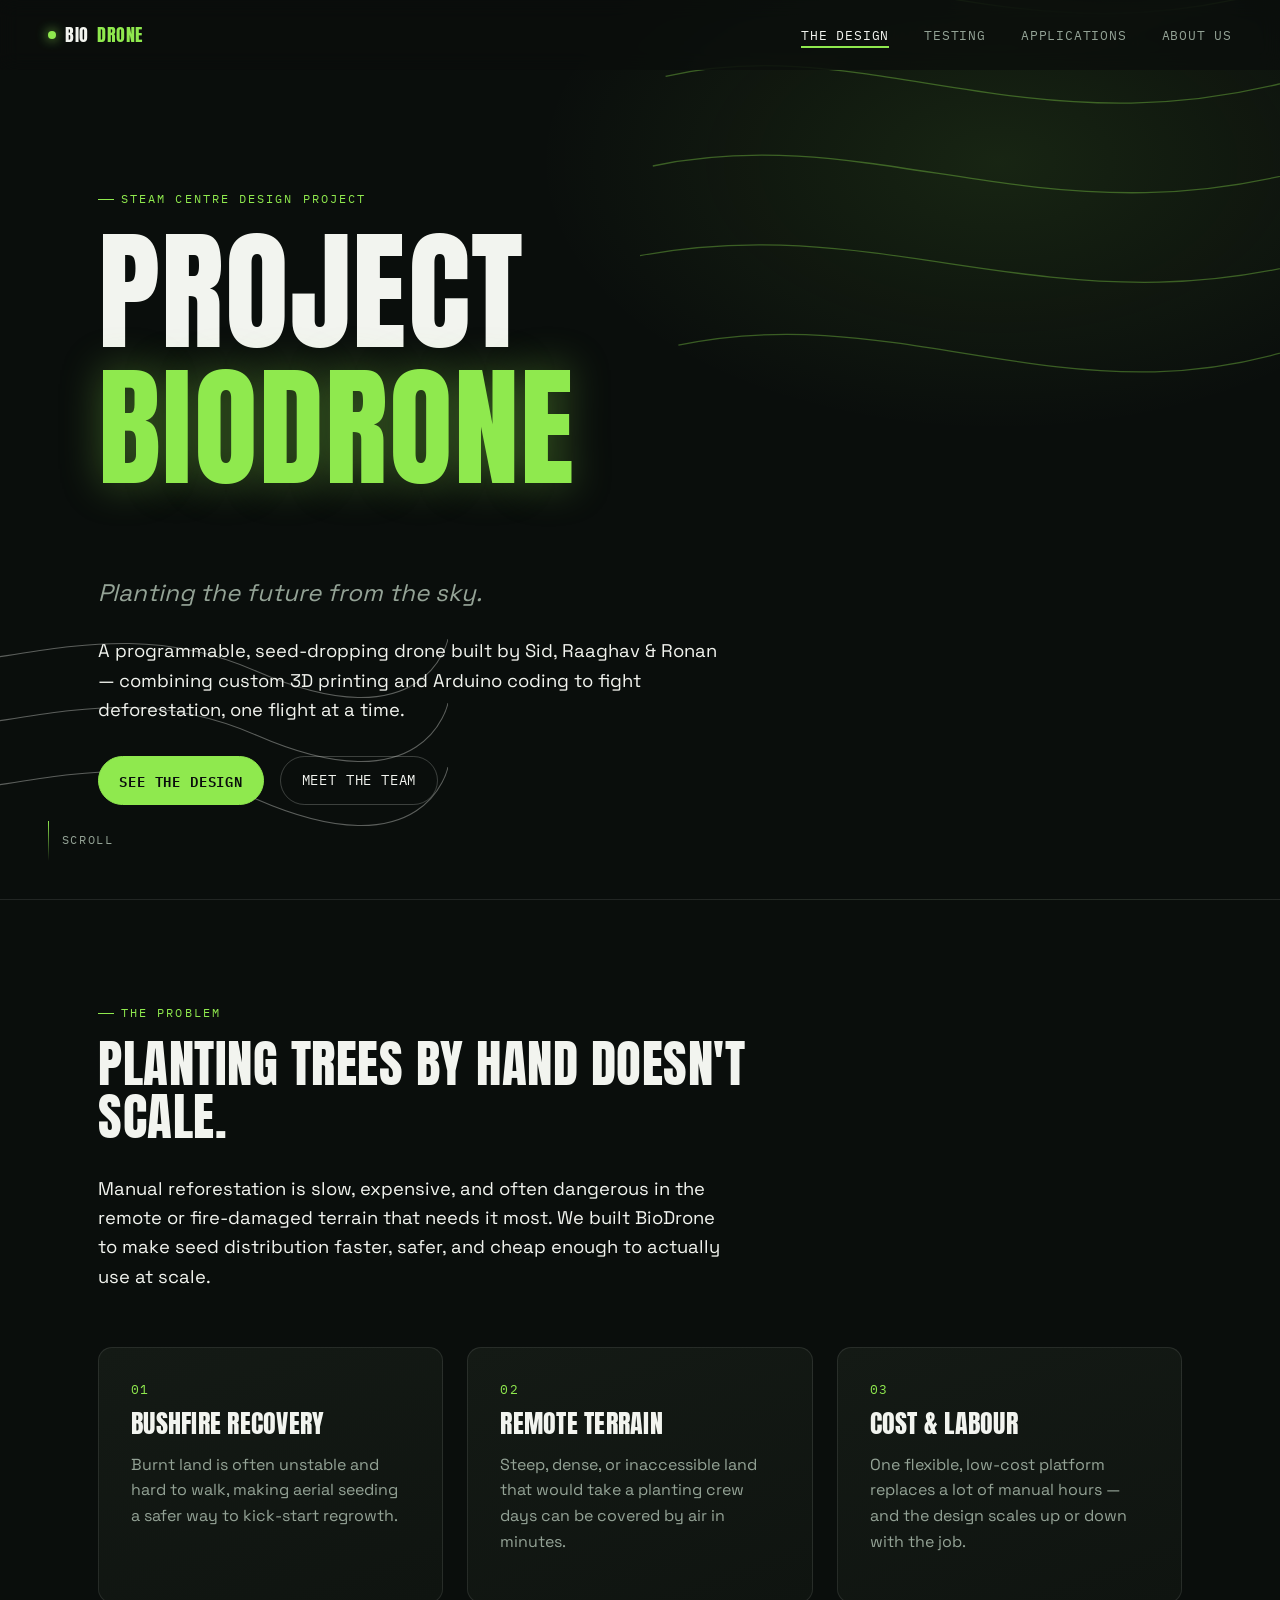
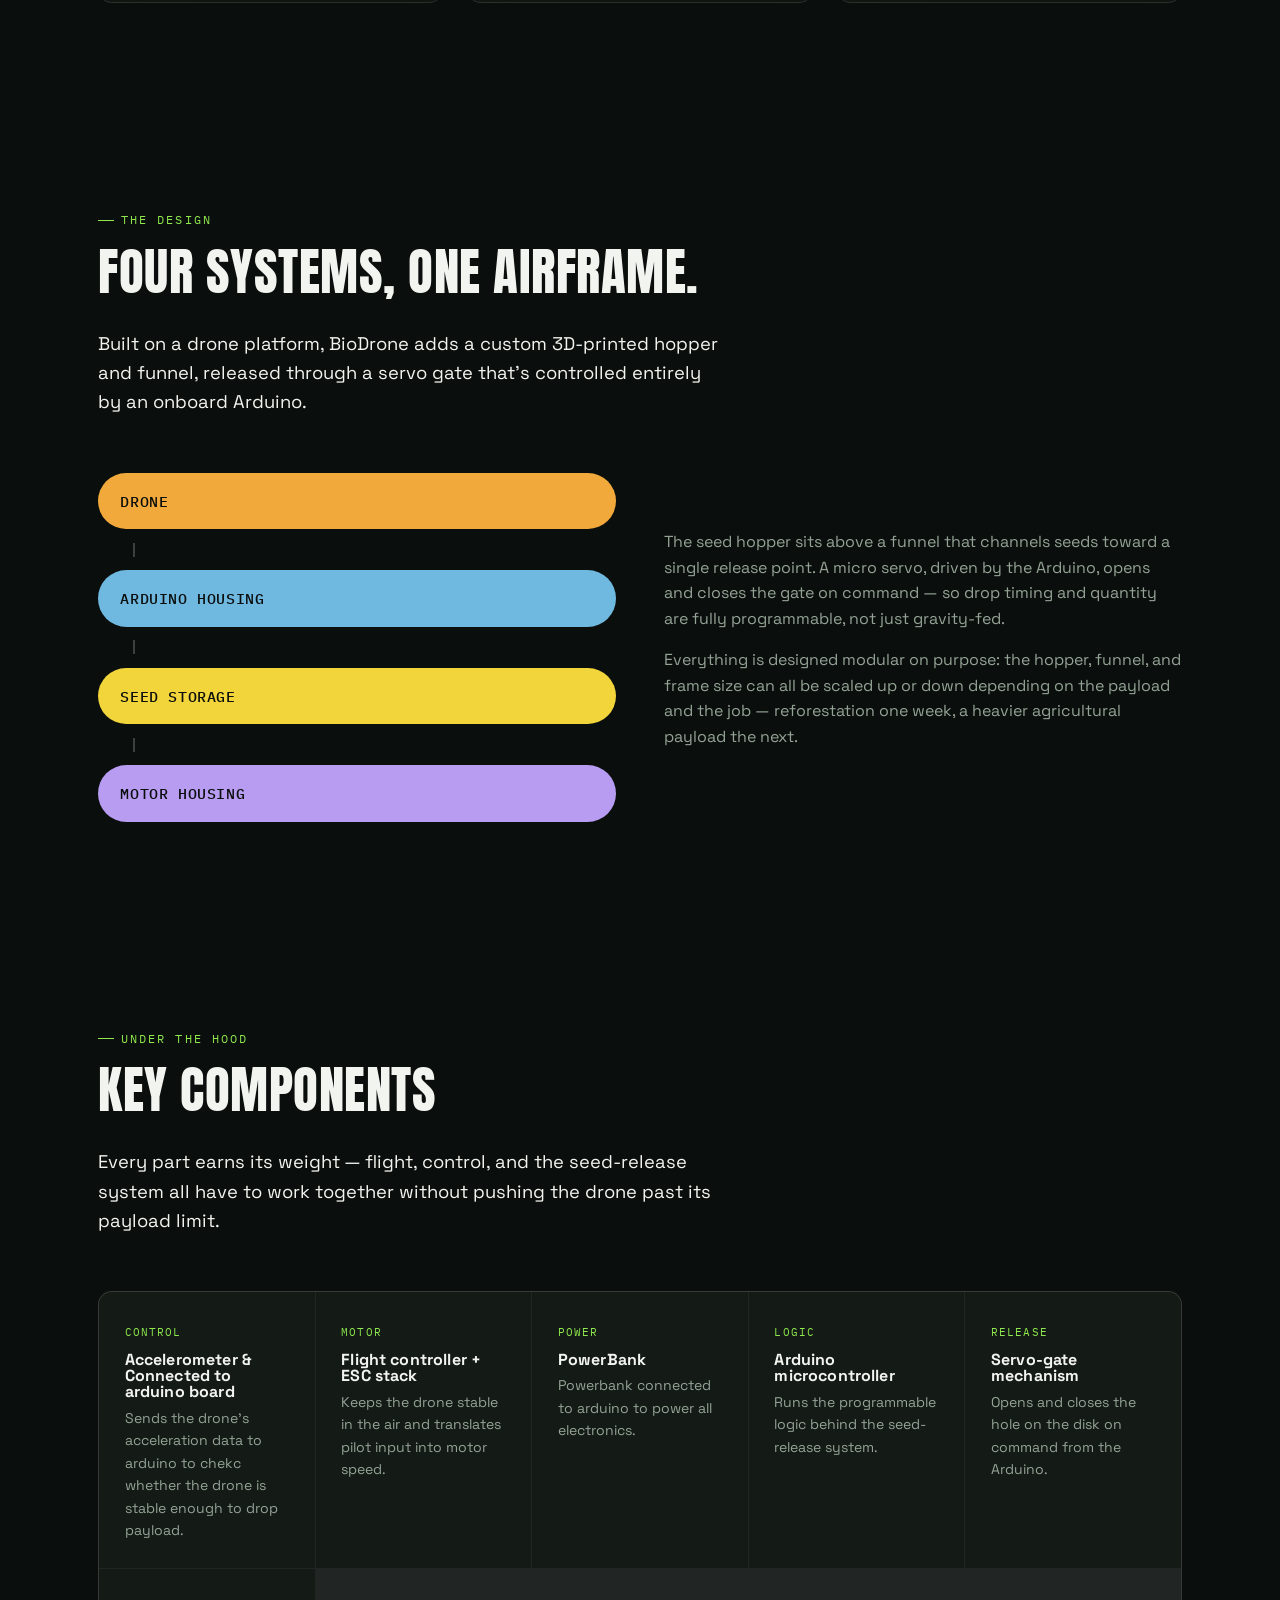
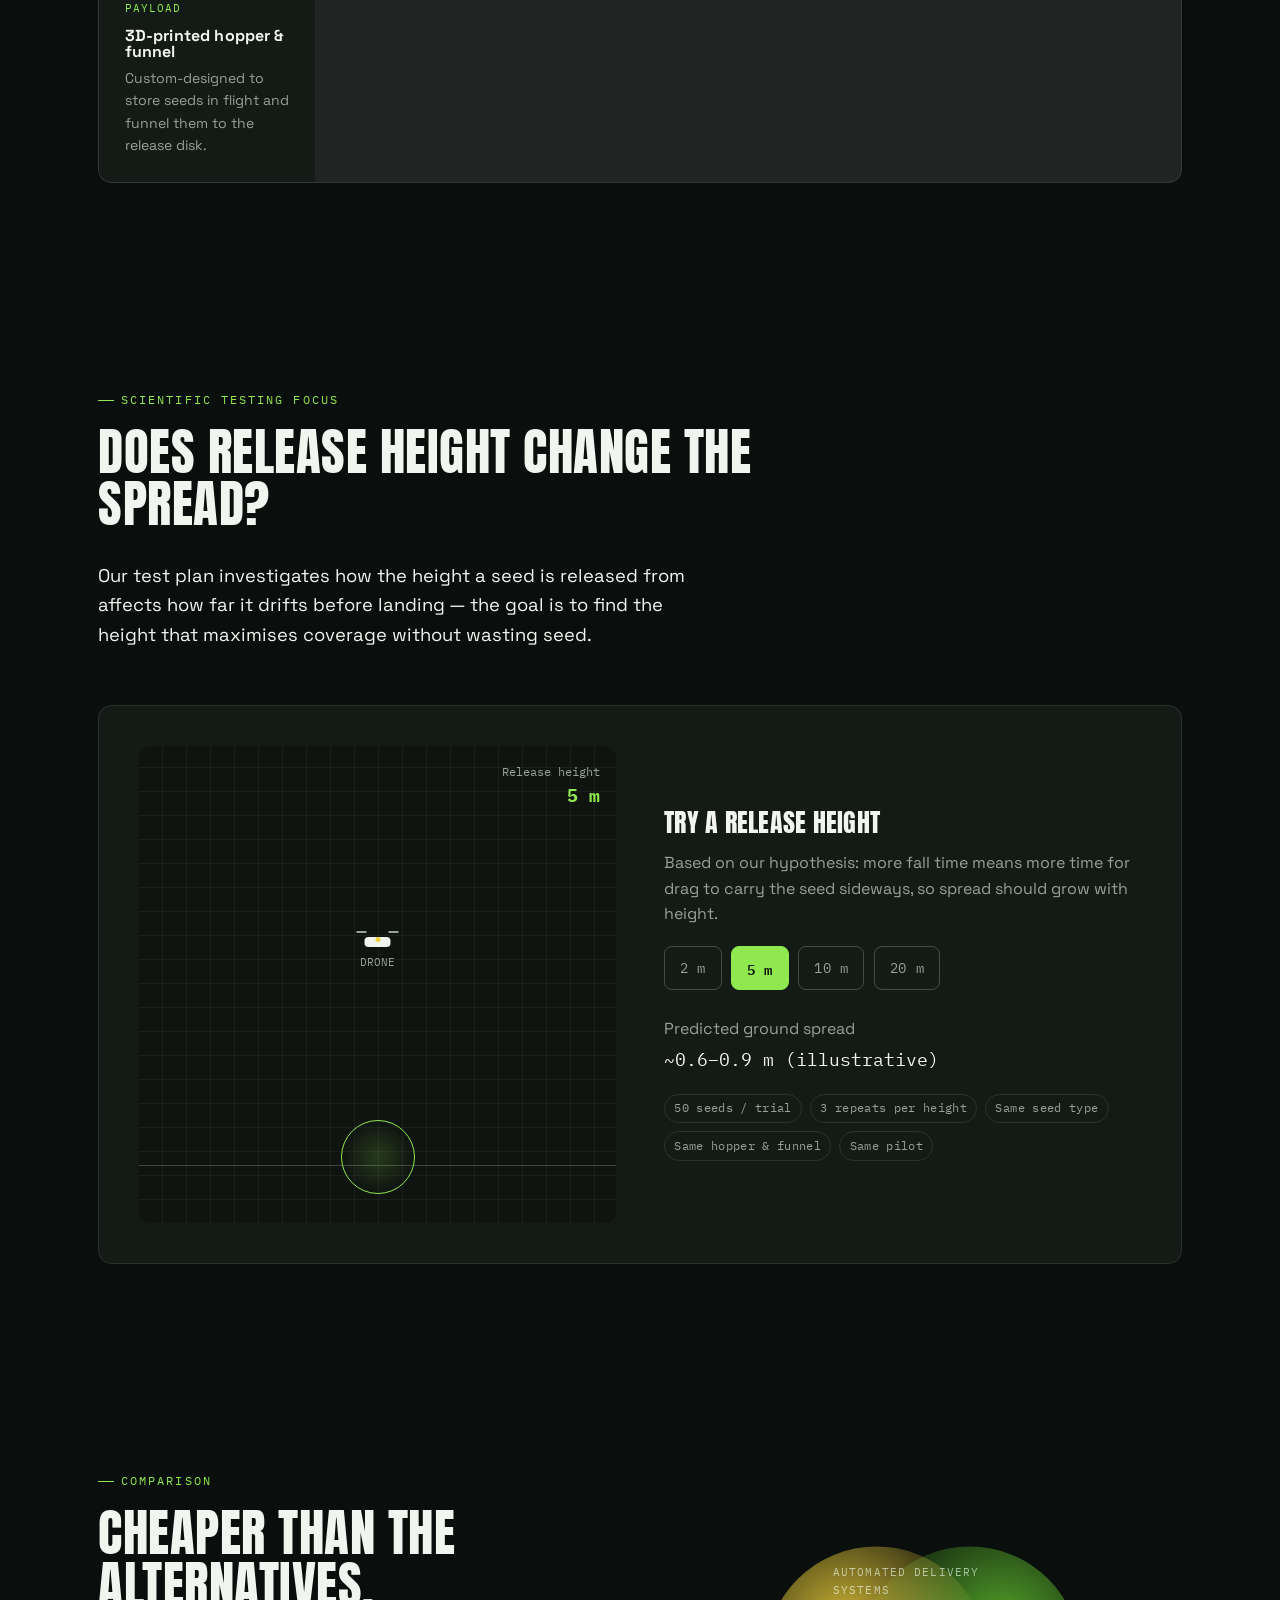
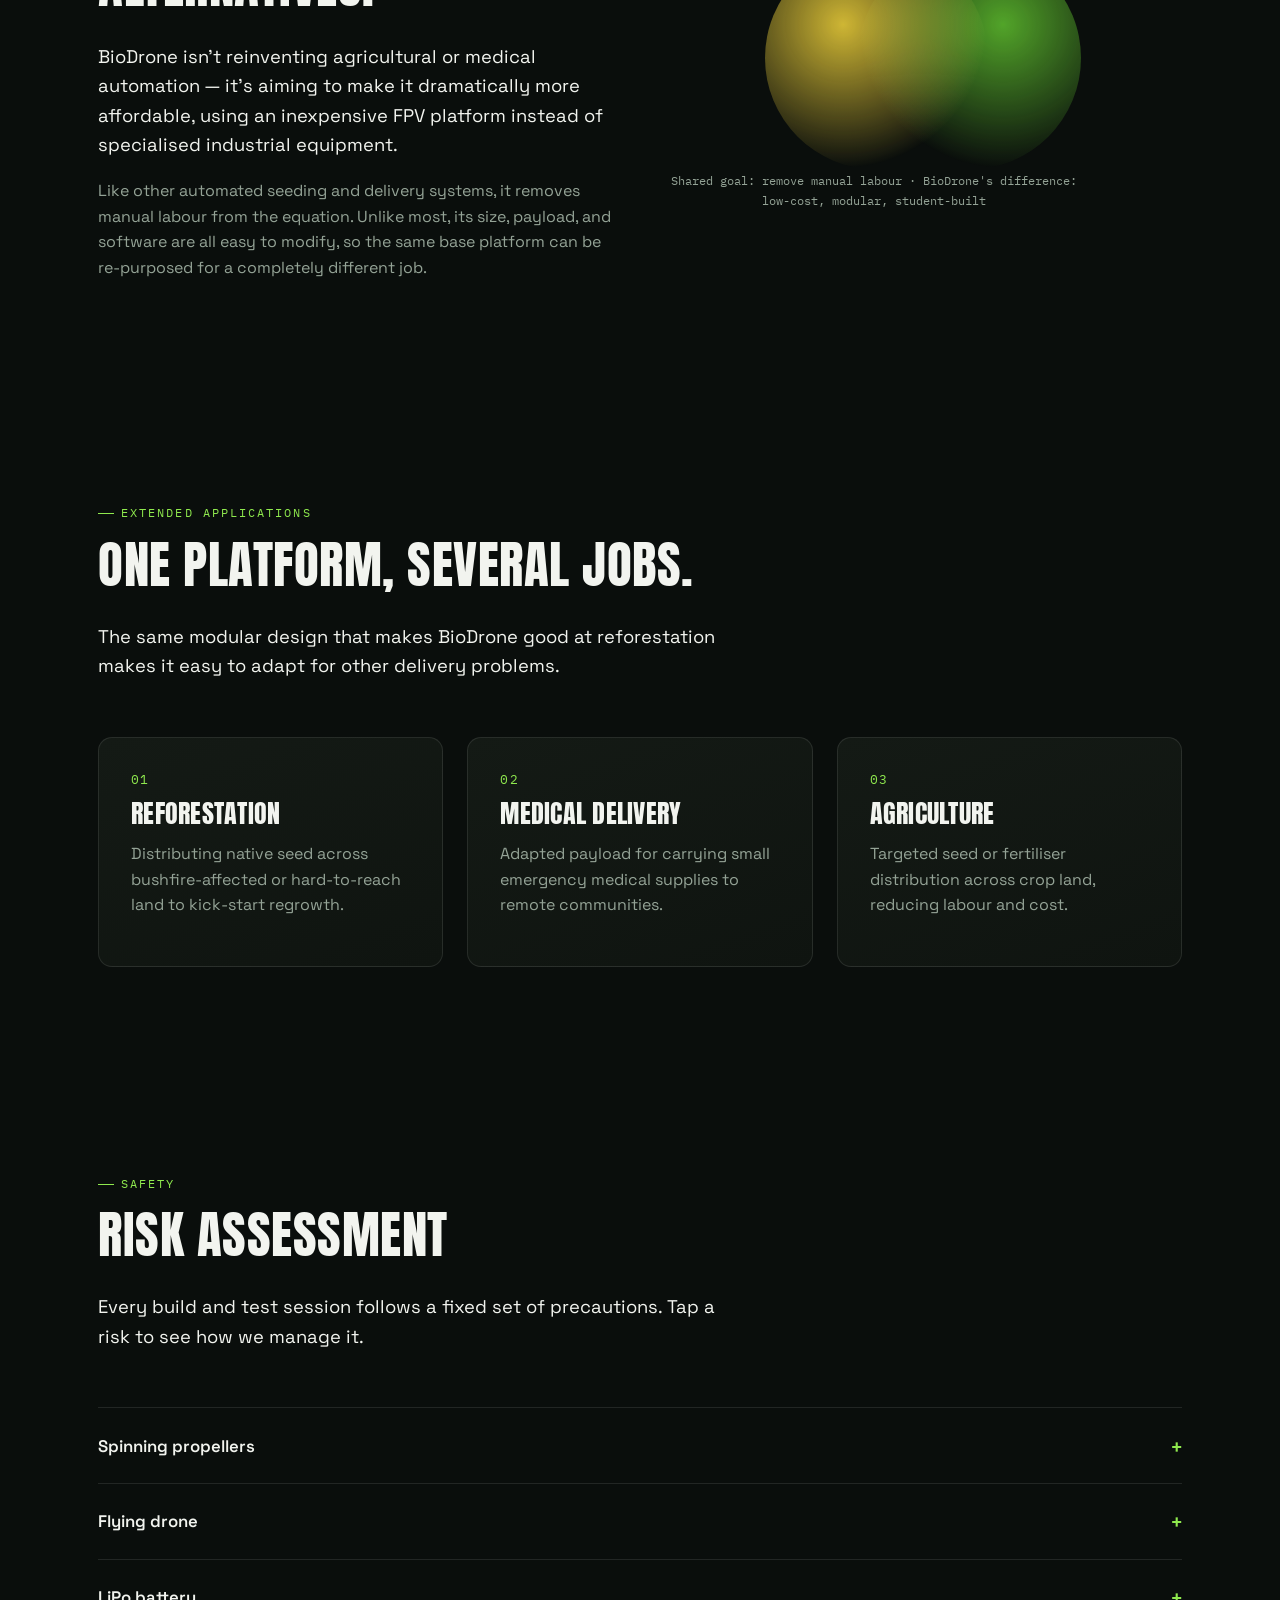
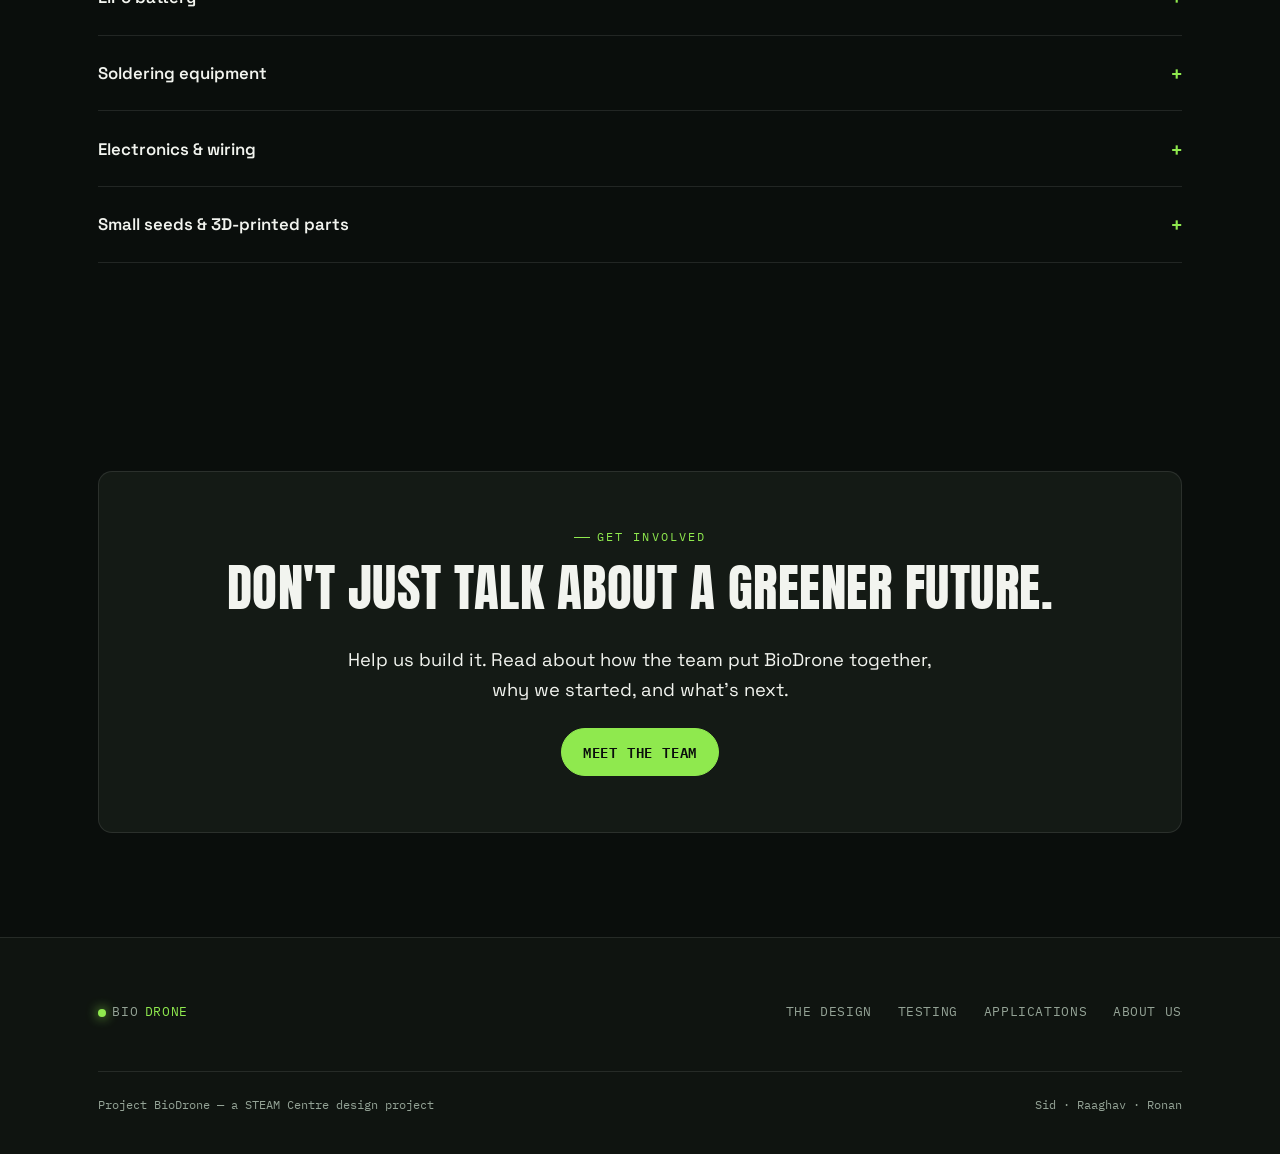
<file: index.html>
<!DOCTYPE html>
<html lang="en">
<head>
<meta charset="UTF-8">
<meta name="viewport" content="width=device-width, initial-scale=1.0">
<title>Project BioDrone — Planting the future from the sky</title>
<meta name="description" content="A programmable seed-dropping drone built for reforestation, agriculture and emergency delivery. A STEAM Centre design project by Sid, Raaghav &amp; Ronan.">
<link rel="stylesheet" href="style.css">
</head>
<body>

<nav class="site-nav">
  <a href="index.html" class="brand"><span class="dot"></span>BIO<span>DRONE</span></a>
  <ul class="nav-links">
    <li><a href="index.html#design" class="active">The design</a></li>
    <li><a href="index.html#testing">Testing</a></li>
    <li><a href="index.html#applications">Applications</a></li>
    <li><a href="about.html">About us</a></li>
  </ul>
  <button class="nav-toggle" aria-label="Toggle menu"><span></span><span></span><span></span></button>
</nav>

<!-- ============ HERO ============ -->
<header class="hero">
  <div class="topo">
    <svg class="t1" viewBox="0 0 600 600" xmlns="http://www.w3.org/2000/svg" stroke="#8fe94e" fill="none" stroke-width="1">
      <path d="M40 60 C 180 20, 320 140, 560 40" />
      <path d="M20 130 C 190 90, 330 210, 580 110" />
      <path d="M10 200 C 200 160, 340 280, 590 180" />
      <path d="M0 270 C 210 230, 350 350, 600 250" />
      <path d="M30 340 C 220 300, 360 420, 570 320" />
    </svg>
    <svg class="t2" viewBox="0 0 600 400" xmlns="http://www.w3.org/2000/svg" stroke="#f2f4ef" fill="none" stroke-width="1">
      <path d="M0 40 C 150 90, 260 -10, 420 60 S 600 30, 600 30" />
      <path d="M0 100 C 150 150, 260 50, 420 120 S 600 90, 600 90" />
      <path d="M0 160 C 150 210, 260 110, 420 180 S 600 150, 600 150" />
    </svg>
  </div>
  <div class="container hero-inner">
    <div class="eyebrow">STEAM Centre Design Project</div>
    <h1><span class="l1">Project</span><span class="l2">BioDrone</span></h1>
    <p class="tagline">Planting the future from the sky.</p>
    <p class="lede">A programmable, seed-dropping drone built by Sid, Raaghav &amp; Ronan — combining custom 3D printing and Arduino coding to fight deforestation, one flight at a time.</p>
    <div class="btn-row">
      <a href="#design" class="btn btn-solid">See the design</a>
      <a href="about.html" class="btn">Meet the team</a>
    </div>
  </div>
  <div class="scroll-cue"><span class="line"></span>Scroll</div>
</header>

<!-- ============ WHY ============ -->
<section id="why">
  <div class="container">
    <div class="section-head reveal">
      <div class="eyebrow">The problem</div>
      <h2>Planting trees by hand doesn't scale.</h2>
      <p class="lede">Manual reforestation is slow, expensive, and often dangerous in the remote or fire-damaged terrain that needs it most. We built BioDrone to make seed distribution faster, safer, and cheap enough to actually use at scale. </p>
    </div>
    <div class="app-grid reveal-stagger">
      <div class="app-card">
        <div class="num">01</div>
        <h3>Bushfire recovery</h3>
        <p>Burnt land is often unstable and hard to walk, making aerial seeding a safer way to kick-start regrowth.</p>
      </div>
      <div class="app-card">
        <div class="num">02</div>
        <h3>Remote terrain</h3>
        <p>Steep, dense, or inaccessible land that would take a planting crew days can be covered by air in minutes.</p>
      </div>
      <div class="app-card">
        <div class="num">03</div>
        <h3>Cost &amp; labour</h3>
        <p>One flexible, low-cost platform replaces a lot of manual hours — and the design scales up or down with the job.</p>
      </div>
    </div>
  </div>
</section>

<!-- ============ THE DESIGN ============ -->
<section id="design">
  <div class="container">
    <div class="section-head reveal">
      <div class="eyebrow">The design</div>
      <h2>Four systems, one airframe.</h2>
      <p class="lede">Built on a drone platform, BioDrone adds a custom 3D-printed hopper and funnel, released through a servo gate that's controlled entirely by an onboard Arduino.</p>
    </div>

    <div class="stack-wrap">
      <div class="reveal">
        <div class="stack">
          <div class="stack-pill p-drone">Drone</div>
          <div class="stack-connector"></div>
          <div class="stack-pill p-arduino">Arduino housing</div>
          <div class="stack-connector"></div>
          <div class="stack-pill p-seed">Seed storage</div>
          <div class="stack-connector"></div>
          <div class="stack-pill p-motor">Motor housing</div>
        </div>
      </div>
      <div class="reveal">
        <p>The seed hopper sits above a funnel that channels seeds toward a single release point. A micro servo, driven by the Arduino, opens and closes the gate on command — so drop timing and quantity are fully programmable, not just gravity-fed.</p>
        <p>Everything is designed modular on purpose: the hopper, funnel, and frame size can all be scaled up or down depending on the payload and the job — reforestation one week, a heavier agricultural payload the next.</p>
      </div>
    </div>
  </div>
</section>

<!-- ============ COMPONENTS ============ -->
<section id="components">
  <div class="container">
    <div class="section-head reveal">
      <div class="eyebrow">Under the hood</div>
      <h2>Key components</h2>
      <p class="lede">Every part earns its weight — flight, control, and the seed-release system all have to work together without pushing the drone past its payload limit.</p>
    </div>
    <div class="component-grid reveal-stagger">
      <div class="component-card"><span class="idx">CONTROL</span><h4>Accelerometer &amp; Connected to arduino board</h4><p>Sends the drone's acceleration data to arduino to chekc whether the drone is stable enough to drop payload.</p></div>
      <div class="component-card"><span class="idx">MOTOR</span><h4>Flight controller + ESC stack</h4><p>Keeps the drone stable in the air and translates pilot input into motor speed.</p></div>
      <div class="component-card"><span class="idx">POWER</span><h4>PowerBank</h4><p>Powerbank connected to arduino to power all electronics.</p></div>
      <div class="component-card"><span class="idx">LOGIC</span><h4>Arduino microcontroller</h4><p>Runs the programmable logic behind the seed-release system.</p></div>
      <div class="component-card"><span class="idx">RELEASE</span><h4>Servo-gate mechanism</h4><p>Opens and closes the hole on the disk on command from the Arduino.</p></div>
      <div class="component-card"><span class="idx">PAYLOAD</span><h4>3D-printed hopper &amp; funnel</h4><p>Custom-designed to store seeds in flight and funnel them to the release disk.</p></div>
    </div>
  </div>
</section>

<!-- ============ TESTING / SIMULATOR ============ -->
<section id="testing">
  <div class="container">
    <div class="section-head reveal">
      <div class="eyebrow">Scientific testing focus</div>
      <h2>Does release height change the spread?</h2>
      <p class="lede">Our test plan investigates how the height a seed is released from affects how far it drifts before landing — the goal is to find the height that maximises coverage without wasting seed.</p>
    </div>

    <div class="sim reveal">
      <div class="sim-stage">
        <div class="sim-readout">
          Release height<b class="readout-height">5 m</b>
        </div>
        <div class="sim-drone"><div class="body"></div>DRONE</div>
        <div class="sim-seed"></div>
        <div class="sim-ground"></div>
        <div class="sim-spread"></div>
      </div>
      <div class="sim-controls">
        <h3>Try a release height</h3>
        <p>Based on our hypothesis: more fall time means more time for drag to carry the seed sideways, so spread should grow with height.</p>
        <div class="height-buttons">
          <button class="height-btn" data-height="2">2 m</button>
          <button class="height-btn active" data-height="5">5 m</button>
          <button class="height-btn" data-height="10">10 m</button>
          <button class="height-btn" data-height="20">20 m</button>
        </div>
        <p style="margin-bottom:0.3rem;">Predicted ground spread</p>
        <p class="text-fg readout-spread" style="font-family:var(--font-mono); font-size:1.1rem;">~0.6–0.9 m (illustrative)</p>
        <div class="var-chips">
          <span class="chip">50 seeds / trial</span>
          <span class="chip">3 repeats per height</span>
          <span class="chip">Same seed type</span>
          <span class="chip">Same hopper &amp; funnel</span>
          <span class="chip">Same pilot</span>
        </div>
      </div>
    </div>
  </div>
</section>

<!-- ============ COMPARISON ============ -->
<section id="comparison">
  <div class="container">
    <div class="stack-wrap">
      <div class="reveal">
        <div class="eyebrow">Comparison</div>
        <h2>Cheaper than the alternatives.</h2>
        <p class="lede">BioDrone isn't reinventing agricultural or medical automation — it's aiming to make it dramatically more affordable, using an inexpensive FPV platform instead of specialised industrial equipment.</p>
        <p>Like other automated seeding and delivery systems, it removes manual labour from the equation. Unlike most, its size, payload, and software are all easy to modify, so the same base platform can be re-purposed for a completely different job.</p>
      </div>
      <div class="reveal">
        <div class="venn">
          <div class="label">Automated delivery systems</div>
          <div class="circle c1"></div>
          <div class="circle c2"></div>
        </div>
        <p style="text-align:center; font-family:var(--font-mono); font-size:0.78rem;">Shared goal: remove manual labour · BioDrone's difference: low-cost, modular, student-built</p>
      </div>
    </div>
  </div>
</section>

<!-- ============ APPLICATIONS ============ -->
<section id="applications">
  <div class="container">
    <div class="section-head reveal">
      <div class="eyebrow">Extended applications</div>
      <h2>One platform, several jobs.</h2>
      <p class="lede">The same modular design that makes BioDrone good at reforestation makes it easy to adapt for other delivery problems.</p>
    </div>
    <div class="app-grid reveal-stagger">
      <div class="app-card">
        <div class="num">01</div>
        <h3>Reforestation</h3>
        <p>Distributing native seed across bushfire-affected or hard-to-reach land to kick-start regrowth.</p>
      </div>
      <div class="app-card">
        <div class="num">02</div>
        <h3>Medical delivery</h3>
        <p>Adapted payload for carrying small emergency medical supplies to remote communities.</p>
      </div>
      <div class="app-card">
        <div class="num">03</div>
        <h3>Agriculture</h3>
        <p>Targeted seed or fertiliser distribution across crop land, reducing labour and cost.</p>
      </div>
    </div>
  </div>
</section>

<!-- ============ RISK ============ -->
<section id="risk">
  <div class="container">
    <div class="section-head reveal">
      <div class="eyebrow">Safety</div>
      <h2>Risk assessment</h2>
      <p class="lede">Every build and test session follows a fixed set of precautions. Tap a risk to see how we manage it.</p>
    </div>
    <div class="accordion reveal">
      <div class="acc-item">
        <button class="acc-trigger"><span>Spinning propellers</span><span class="plus">+</span></button>
        <div class="acc-panel"><div class="acc-panel-inner"><span class="acc-tag">Physical</span><p>Cuts or injuries from spinning propellers. We keep clear of props at all times and only arm the drone inside a designated testing area.</p></div></div>
      </div>
      <div class="acc-item">
        <button class="acc-trigger"><span>Flying drone</span><span class="plus">+</span></button>
        <div class="acc-panel"><div class="acc-panel-inner"><span class="acc-tag">Physical</span><p>Collision with people, animals, or objects. Flights happen in a large open area, with a safe distance kept from bystanders.</p></div></div>
      </div>
      <div class="acc-item">
        <button class="acc-trigger"><span>LiPo battery</span><span class="plus">+</span></button>
        <div class="acc-panel"><div class="acc-panel-inner"><span class="acc-tag">Electrical</span><p>Fire, overheating, or battery damage. Batteries are stored in a fireproof bag and inspected before every use.</p></div></div>
      </div>
      <div class="acc-item">
        <button class="acc-trigger"><span>Soldering equipment</span><span class="plus">+</span></button>
        <div class="acc-panel"><div class="acc-panel-inner"><span class="acc-tag">Physical</span><p>Burns from a hot soldering iron. Safety equipment is worn and all soldering is done under supervision.</p></div></div>
      </div>
      <div class="acc-item">
        <button class="acc-trigger"><span>Electronics &amp; wiring</span><span class="plus">+</span></button>
        <div class="acc-panel"><div class="acc-panel-inner"><span class="acc-tag">Electrical</span><p>Short circuits or electrical damage. Wiring is checked before power-on, with a smoke stopper used during testing.</p></div></div>
      </div>
      <div class="acc-item">
        <button class="acc-trigger"><span>Small seeds &amp; 3D-printed parts</span><span class="plus">+</span></button>
        <div class="acc-panel"><div class="acc-panel-inner"><span class="acc-tag">Site</span><p>Slipping hazards and sharp edges. Seeds are cleaned up after every test, and printed parts are inspected and smoothed beforehand.</p></div></div>
      </div>
    </div>
  </div>
</section>

<!-- ============ CTA ============ -->
<section id="cta">
  <div class="container">
    <div class="panel reveal" style="padding:3.5rem; text-align:center;">
      <div class="eyebrow" style="justify-content:center;">Get involved</div>
      <h2>Don't just talk about a greener future.</h2>
      <p class="lede" style="margin:0 auto 1.5rem;">Help us build it. Read about how the team put BioDrone together, why we started, and what's next.</p>
      <a href="about.html" class="btn btn-solid">Meet the team</a>
    </div>
  </div>
</section>

<footer>
  <div class="container">
    <div class="footer-grid">
      <a href="index.html" class="brand"><span class="dot"></span>BIO<span>DRONE</span></a>
      <nav>
        <a href="index.html#design">The design</a>
        <a href="index.html#testing">Testing</a>
        <a href="index.html#applications">Applications</a>
        <a href="about.html">About us</a>
      </nav>
    </div>
    <div class="footer-bottom">
      <span>Project BioDrone — a STEAM Centre design project</span>
      <span>Sid · Raaghav · Ronan</span>
    </div>
  </div>
</footer>

<script src="script.js"></script>
</body>
</html>
</file>
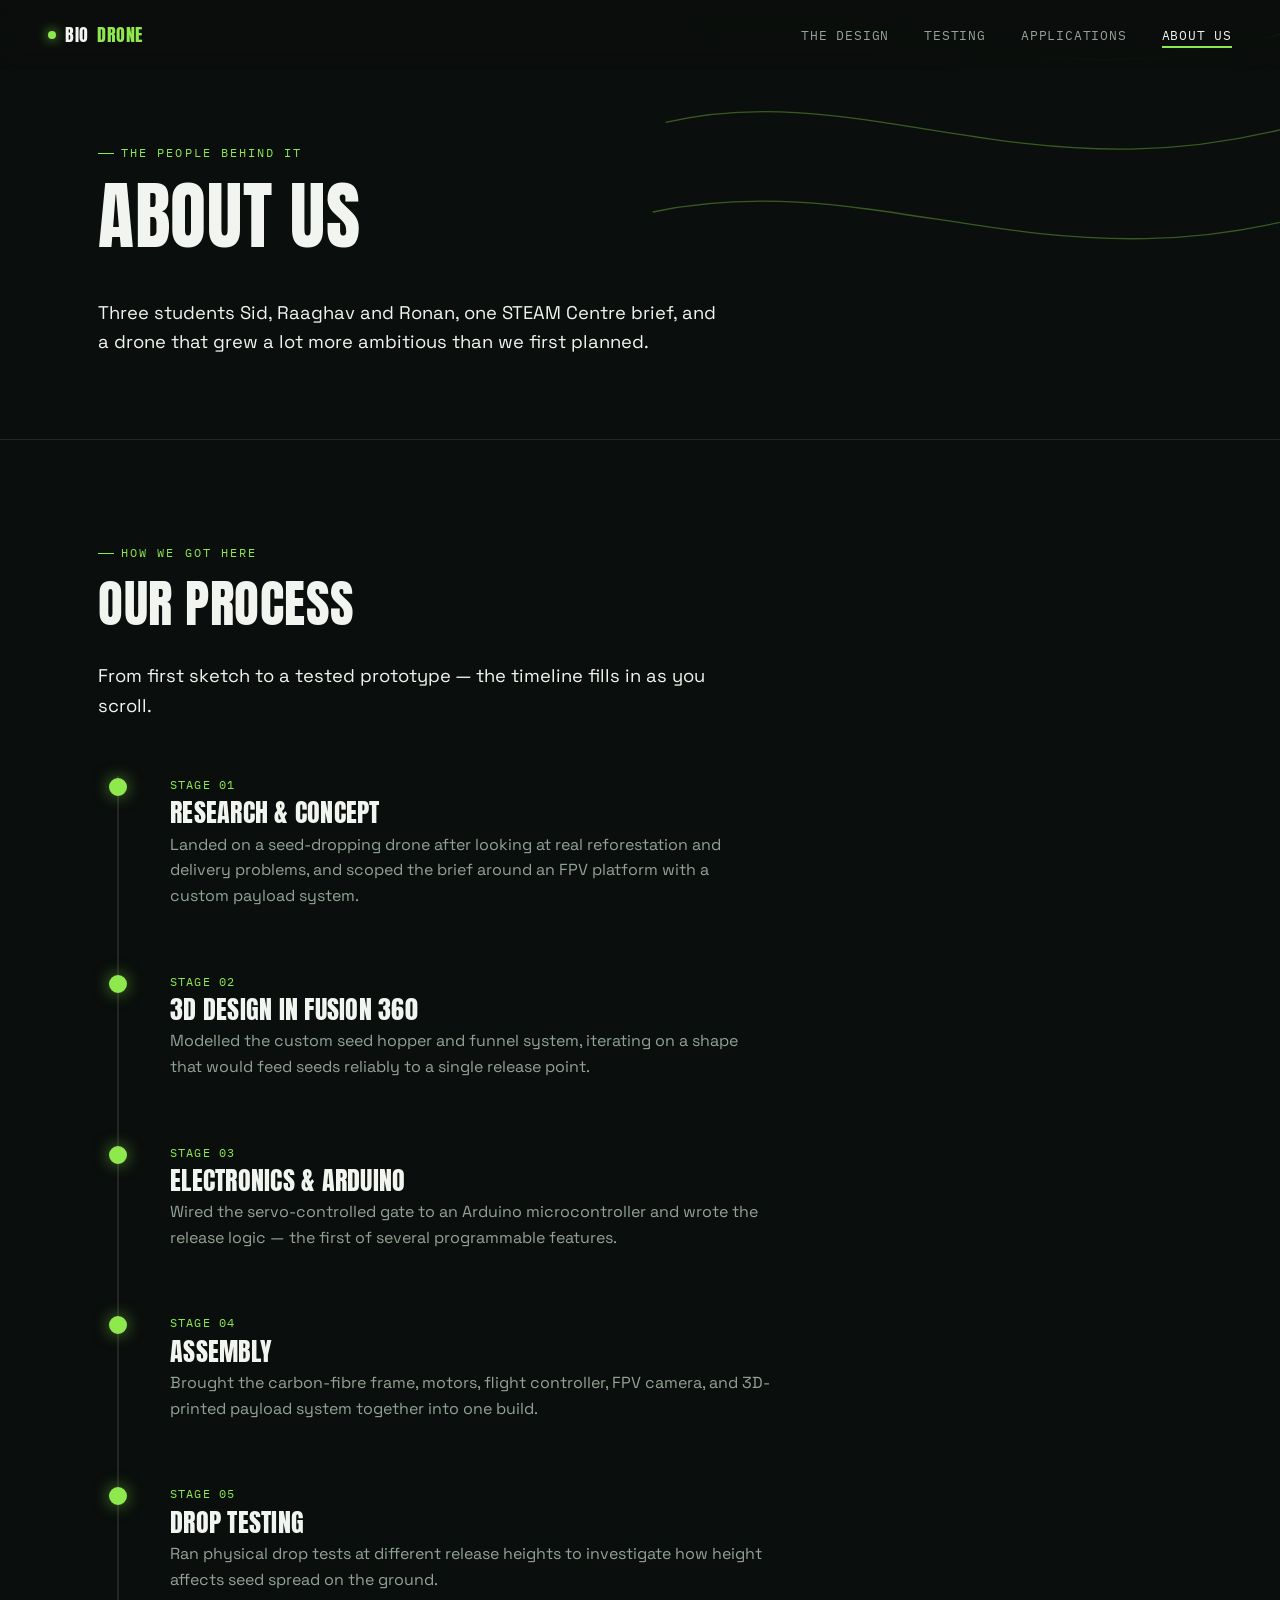
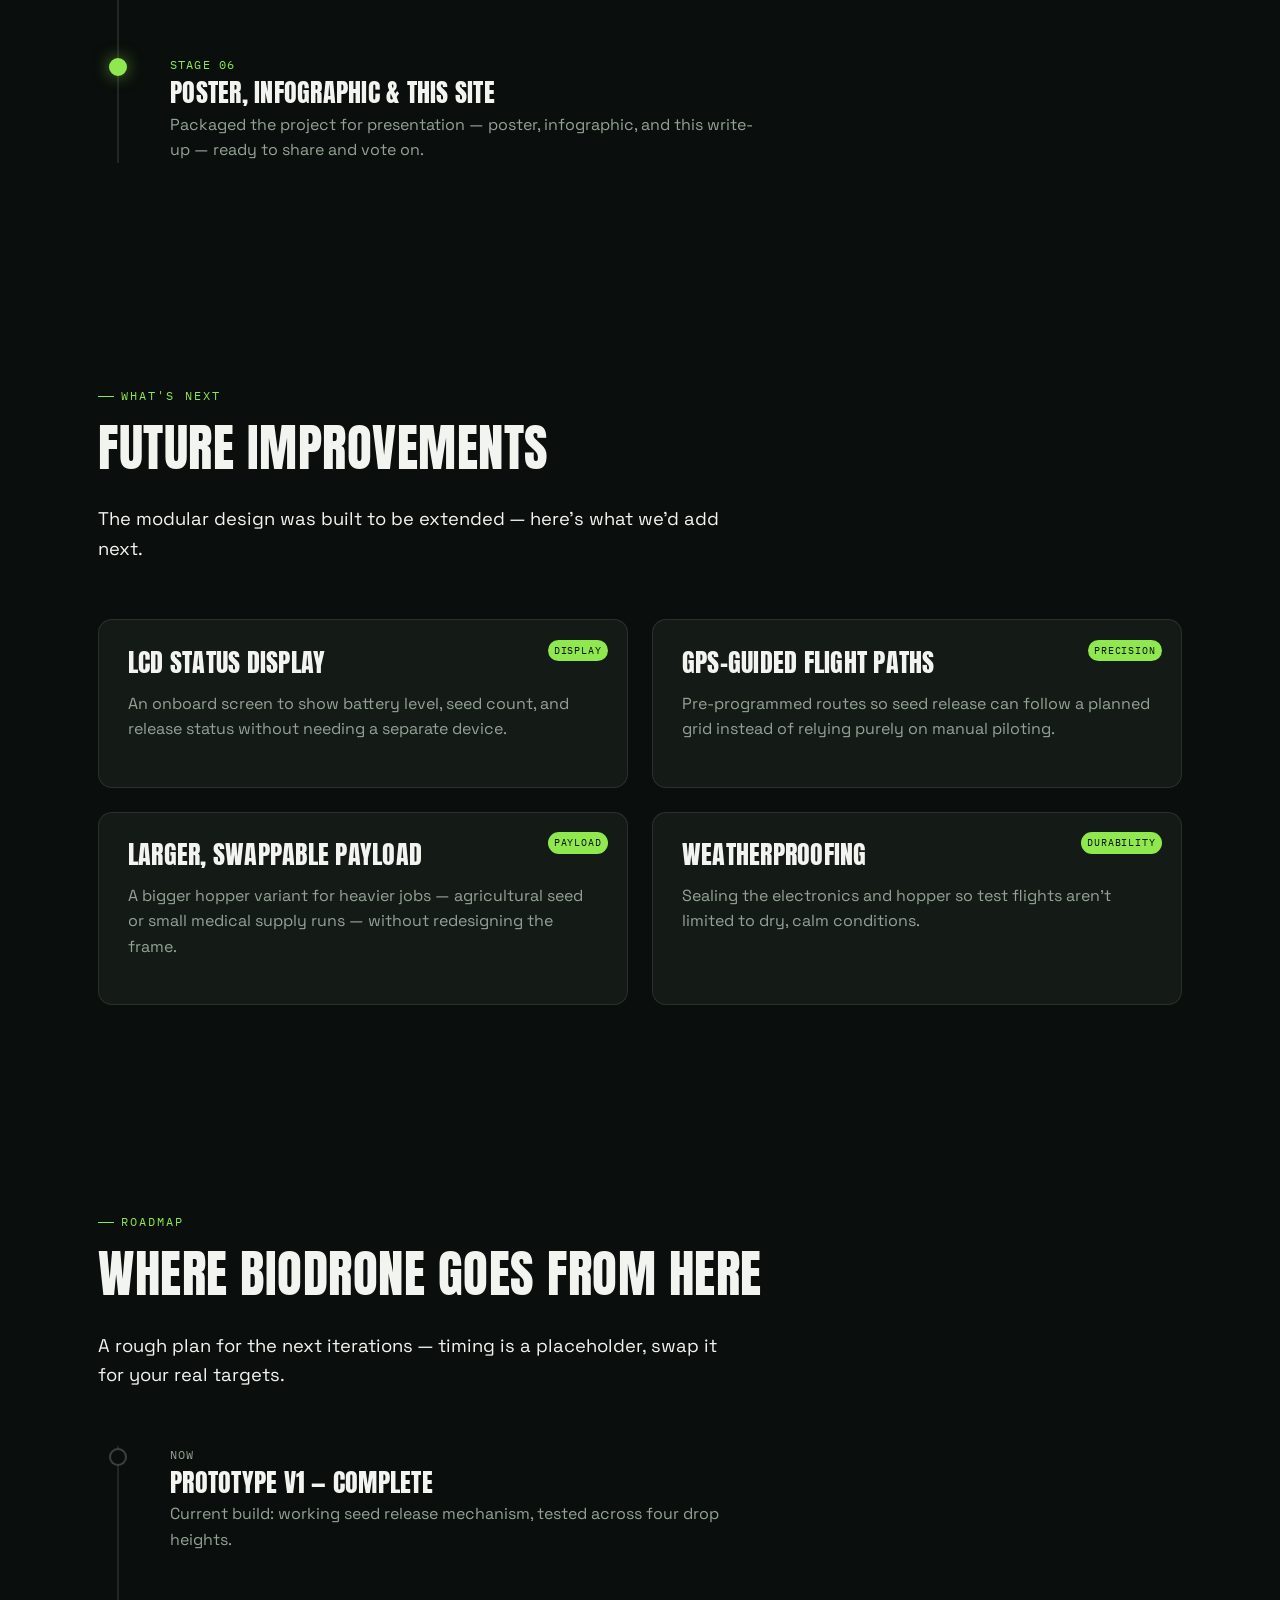
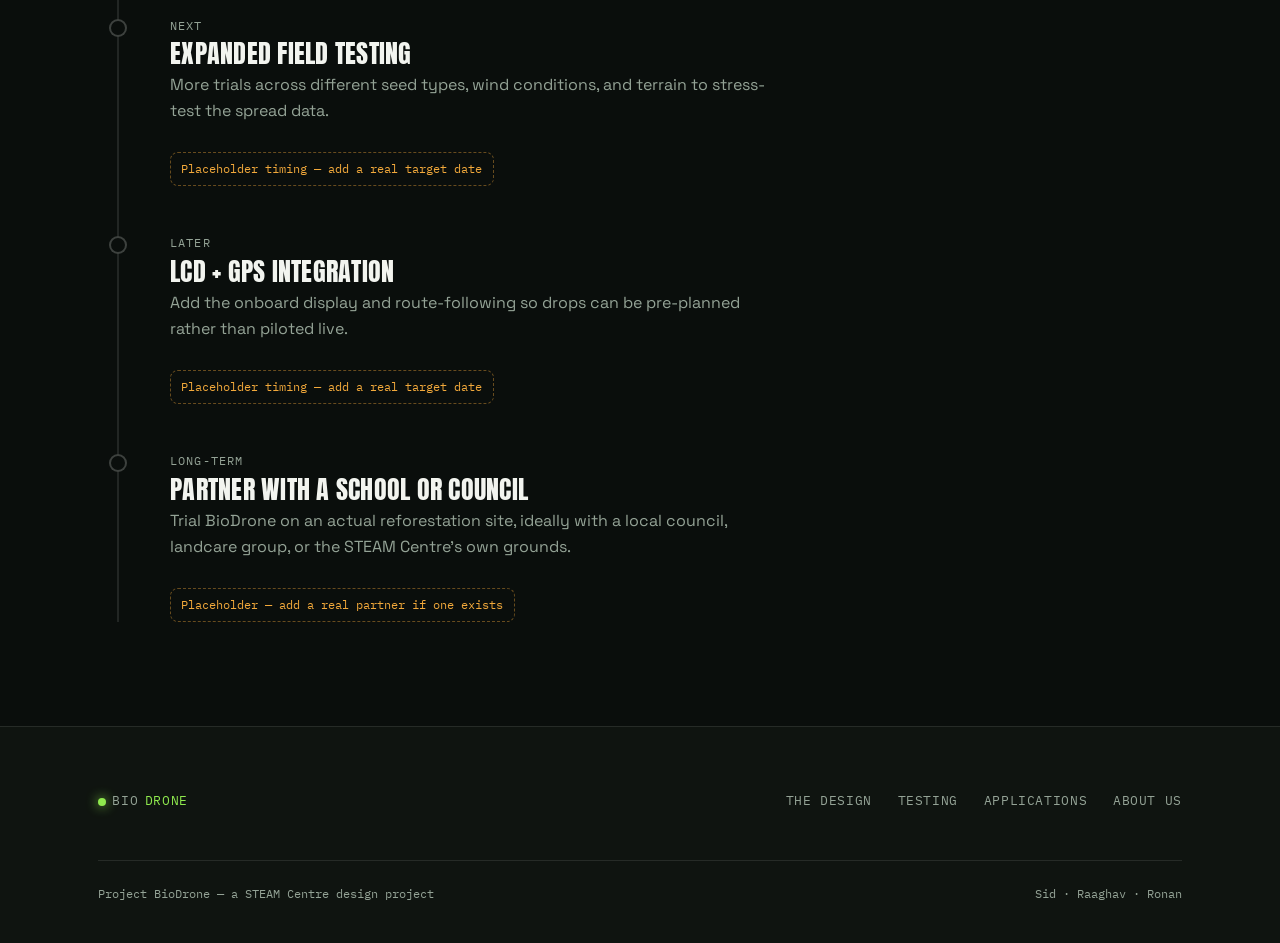
<file: about.html>
<!DOCTYPE html>
<html lang="en">
<head>
<meta charset="UTF-8">
<meta name="viewport" content="width=device-width, initial-scale=1.0">
<title>About: Project BioDrone</title>
<meta name="description" content="Meet the team behind Project BioDrone, how we built it, why we started, and what's next.">
<link rel="stylesheet" href="style.css">
</head>
<body>

<nav class="site-nav">
  <a href="index.html" class="brand"><span class="dot"></span>BIO<span>DRONE</span></a>
  <ul class="nav-links">
    <li><a href="index.html#design">The design</a></li>
    <li><a href="index.html#testing">Testing</a></li>
    <li><a href="index.html#applications">Applications</a></li>
    <li><a href="about.html" class="active">About us</a></li>
  </ul>
  <button class="nav-toggle" aria-label="Toggle menu"><span></span><span></span><span></span></button>
</nav>

<!-- ============ PAGE HERO ============ -->
<header class="page-hero">
  <div class="topo">
    <svg class="t1" viewBox="0 0 600 600" xmlns="http://www.w3.org/2000/svg" stroke="#8fe94e" fill="none" stroke-width="1">
      <path d="M40 60 C 180 20, 320 140, 560 40" />
      <path d="M20 130 C 190 90, 330 210, 580 110" />
      <path d="M10 200 C 200 160, 340 280, 590 180" />
    </svg>
  </div>
  <div class="container reveal">
    <div class="eyebrow">The people behind it</div>
    <h1 style="font-size:clamp(2.4rem,6vw,4.6rem);">About us</h1>
    <p class="lede">Three students Sid, Raaghav and Ronan, one STEAM Centre brief, and a drone that grew a lot more ambitious than we first planned.</p>
  </div>
</header>


<!-- ============ OUR PROCESS ============ -->
<section id="process">
  <div class="container">
    <div class="section-head reveal">
      <div class="eyebrow">How we got here</div>
      <h2>Our process</h2>
      <p class="lede">From first sketch to a tested prototype — the timeline fills in as you scroll.</p>
    </div>

    <div class="timeline">
      <div class="tl-fill"></div>

      <div class="tl-item">
        <div class="tl-dot"></div>
        <div class="tl-stage">Stage 01</div>
        <h3>Research &amp; concept</h3>
        <p>Landed on a seed-dropping drone after looking at real reforestation and delivery problems, and scoped the brief around an FPV platform with a custom payload system.</p>
      </div>

      <div class="tl-item">
        <div class="tl-dot"></div>
        <div class="tl-stage">Stage 02</div>
        <h3>3D design in Fusion 360</h3>
        <p>Modelled the custom seed hopper and funnel system, iterating on a shape that would feed seeds reliably to a single release point.</p>
      </div>

      <div class="tl-item">
        <div class="tl-dot"></div>
        <div class="tl-stage">Stage 03</div>
        <h3>Electronics &amp; Arduino</h3>
        <p>Wired the servo-controlled gate to an Arduino microcontroller and wrote the release logic — the first of several programmable features.</p>
      </div>

      <div class="tl-item">
        <div class="tl-dot"></div>
        <div class="tl-stage">Stage 04</div>
        <h3>Assembly</h3>
        <p>Brought the carbon-fibre frame, motors, flight controller, FPV camera, and 3D-printed payload system together into one build.</p>
      </div>

      <div class="tl-item">
        <div class="tl-dot"></div>
        <div class="tl-stage">Stage 05</div>
        <h3>Drop testing</h3>
        <p>Ran physical drop tests at different release heights to investigate how height affects seed spread on the ground.</p>
      </div>

      <div class="tl-item">
        <div class="tl-dot"></div>
        <div class="tl-stage">Stage 06</div>
        <h3>Poster, infographic &amp; this site</h3>
        <p>Packaged the project for presentation — poster, infographic, and this write-up — ready to share and vote on.</p>
      </div>
    </div>
  </div>
</section>

<!-- ============ FUTURE IMPROVEMENTS ============ -->
<section id="future">
  <div class="container">
    <div class="section-head reveal">
      <div class="eyebrow">What's next</div>
      <h2>Future improvements</h2>
      <p class="lede">The modular design was built to be extended — here's what we'd add next.</p>
    </div>
    <div class="future-grid reveal-stagger">
      <div class="future-card" data-tag="Display">
        <h3>LCD status display</h3>
        <p>An onboard screen to show battery level, seed count, and release status without needing a separate device.</p>
      </div>
      <div class="future-card" data-tag="Precision">
        <h3>GPS-guided flight paths</h3>
        <p>Pre-programmed routes so seed release can follow a planned grid instead of relying purely on manual piloting.</p>
      </div>
      <div class="future-card" data-tag="Payload">
        <h3>Larger, swappable payload</h3>
        <p>A bigger hopper variant for heavier jobs — agricultural seed or small medical supply runs — without redesigning the frame.</p>
      </div>
      <div class="future-card" data-tag="Durability">
        <h3>Weatherproofing</h3>
        <p>Sealing the electronics and hopper so test flights aren't limited to dry, calm conditions.</p>
      </div>
    </div>
  </div>
</section>

<!-- ============ FUTURE TIMELINE ============ -->
<section id="roadmap">
  <div class="container">
    <div class="section-head reveal">
      <div class="eyebrow">Roadmap</div>
      <h2>Where BioDrone goes from here</h2>
      <p class="lede">A rough plan for the next iterations — timing is a placeholder, swap it for your real targets.</p>
    </div>

    <div class="timeline">
      <div class="tl-fill"></div>

      <div class="tl-item">
        <div class="tl-dot"></div>
        <div class="tl-stage">Now</div>
        <h3>Prototype v1 — complete</h3>
        <p>Current build: working seed release mechanism, tested across four drop heights.</p>
      </div>

      <div class="tl-item">
        <div class="tl-dot"></div>
        <div class="tl-stage">Next</div>
        <h3>Expanded field testing</h3>
        <p>More trials across different seed types, wind conditions, and terrain to stress-test the spread data.</p>
        <span class="edit-note">Placeholder timing — add a real target date</span>
      </div>

      <div class="tl-item">
        <div class="tl-dot"></div>
        <div class="tl-stage">Later</div>
        <h3>LCD + GPS integration</h3>
        <p>Add the onboard display and route-following so drops can be pre-planned rather than piloted live.</p>
        <span class="edit-note">Placeholder timing — add a real target date</span>
      </div>

      <div class="tl-item">
        <div class="tl-dot"></div>
        <div class="tl-stage">Long-term</div>
        <h3>Partner with a school or council</h3>
        <p>Trial BioDrone on an actual reforestation site, ideally with a local council, landcare group, or the STEAM Centre's own grounds.</p>
        <span class="edit-note">Placeholder — add a real partner if one exists</span>
      </div>
    </div>
  </div>
</section>

<footer>
  <div class="container">
    <div class="footer-grid">
      <a href="index.html" class="brand"><span class="dot"></span>BIO<span>DRONE</span></a>
      <nav>
        <a href="index.html#design">The design</a>
        <a href="index.html#testing">Testing</a>
        <a href="index.html#applications">Applications</a>
        <a href="about.html">About us</a>
      </nav>
    </div>
    <div class="footer-bottom">
      <span>Project BioDrone — a STEAM Centre design project</span>
      <span>Sid · Raaghav · Ronan</span>
    </div>
  </div>
</footer>

<script src="script.js"></script>
</body>
</html>
</file>
<file: style.css>
/* ============================================================
   PROJECT BIODRONE — design tokens
   ============================================================ */
@import url('https://fonts.googleapis.com/css2?family=Anton&family=Space+Grotesk:wght@400;500;600;700&family=IBM+Plex+Mono:wght@400;500&display=swap');

:root{
  --bg:        #0a0e0c;
  --bg-soft:   #0f1410;
  --panel:     #141a15;
  --panel-2:   #182019;
  --fg:        #f2f4ef;
  --fg-dim:    #94a396;
  --line:      rgba(242,244,239,0.10);
  --line-strong: rgba(242,244,239,0.22);

  --green:     #8fe94e;
  --green-deep:#5fbf2e;
  --orange:    #f2a93b;
  --blue:      #6fb8e0;
  --gold:      #f2d43b;
  --purple:    #b79cf2;
  --pink:      #f2568c;

  --font-display: 'Anton', sans-serif;
  --font-body: 'Space Grotesk', sans-serif;
  --font-mono: 'IBM Plex Mono', monospace;

  --max: 1180px;
  --pad: clamp(1.25rem, 4vw, 3rem);
  --radius: 14px;
}

*,*::before,*::after{ box-sizing:border-box; }
html{ scroll-behavior:smooth; }
@media (prefers-reduced-motion: reduce){
  html{ scroll-behavior:auto; }
  *,*::before,*::after{ animation-duration:0.001ms !important; animation-iteration-count:1 !important; transition-duration:0.001ms !important; scroll-behavior:auto !important; }
}

body{
  margin:0;
  background:var(--bg);
  color:var(--fg);
  font-family:var(--font-body);
  font-size:16px;
  line-height:1.6;
  -webkit-font-smoothing:antialiased;
  overflow-x:hidden;
}

a{ color:inherit; }
img,svg{ display:block; max-width:100%; }

.container{
  max-width:var(--max);
  margin:0 auto;
  padding-left:var(--pad);
  padding-right:var(--pad);
}

.eyebrow{
  font-family:var(--font-mono);
  font-size:0.72rem;
  letter-spacing:0.18em;
  text-transform:uppercase;
  color:var(--green);
  display:flex;
  align-items:center;
  gap:0.6em;
  margin-bottom:1rem;
}
.eyebrow::before{
  content:"";
  width:1.4em; height:1px;
  background:var(--green);
  display:inline-block;
}

h1,h2,h3,h4{
  font-family:var(--font-display);
  font-weight:400;
  letter-spacing:0.01em;
  line-height:1.02;
  margin:0 0 0.6em;
  text-transform:uppercase;
}
h1{ font-size:clamp(2.6rem, 8vw, 6rem); }
h2{ font-size:clamp(1.9rem, 5vw, 3.2rem); }
h3{ font-size:clamp(1.2rem, 2.6vw, 1.6rem); }

p{ margin:0 0 1em; color:var(--fg-dim); max-width:60ch; }
.lede{ font-size:1.15rem; color:var(--fg); max-width:52ch; }

.text-fg{ color:var(--fg); }

/* ---------------- buttons ---------------- */
.btn{
  display:inline-flex;
  align-items:center;
  gap:0.6em;
  font-family:var(--font-mono);
  font-size:0.85rem;
  letter-spacing:0.06em;
  text-transform:uppercase;
  text-decoration:none;
  padding:0.9em 1.5em;
  border-radius:999px;
  border:1px solid var(--line-strong);
  color:var(--fg);
  background:transparent;
  cursor:pointer;
  transition:transform 0.25s ease, background 0.25s ease, border-color 0.25s ease, color 0.25s ease;
}
.btn:hover{ transform:translateY(-2px); border-color:var(--green); color:var(--green); }
.btn-solid{
  background:var(--green);
  border-color:var(--green);
  color:#0a0e0c;
  font-weight:600;
}
.btn-solid:hover{ background:#a4f56b; color:#0a0e0c; transform:translateY(-2px); }
.btn-row{ display:flex; gap:1rem; flex-wrap:wrap; margin-top:2rem; }

/* ---------------- nav ---------------- */
.site-nav{
  position:fixed; top:0; left:0; right:0;
  z-index:100;
  display:flex; align-items:center; justify-content:space-between;
  padding:1.25rem var(--pad);
  background:rgba(10,14,12,0.7);
  backdrop-filter:blur(10px);
  border-bottom:1px solid transparent;
  transition:border-color 0.3s ease, background 0.3s ease;
}
.site-nav.scrolled{ border-color:var(--line); background:rgba(10,14,12,0.92); }
.brand{
  font-family:var(--font-display);
  font-size:1.15rem;
  text-transform:uppercase;
  text-decoration:none;
  letter-spacing:0.02em;
  display:flex; align-items:center; gap:0.5em;
}
.brand .dot{ width:8px; height:8px; border-radius:50%; background:var(--green); box-shadow:0 0 12px var(--green); }
.brand span{ color:var(--green); }

.nav-links{ display:flex; gap:2.2rem; align-items:center; list-style:none; margin:0; padding:0; }
.nav-links a{
  font-family:var(--font-mono);
  font-size:0.82rem;
  letter-spacing:0.06em;
  text-transform:uppercase;
  text-decoration:none;
  color:var(--fg-dim);
  position:relative;
  padding-bottom:4px;
}
.nav-links a:hover, .nav-links a.active{ color:var(--fg); }
.nav-links a.active::after{
  content:""; position:absolute; left:0; right:0; bottom:0; height:2px; background:var(--green);
}
.nav-toggle{ display:none; }

@media (max-width: 760px){
  .nav-links{
    position:fixed; inset:0 0 0 auto; width:min(78vw,320px); height:100vh;
    background:var(--bg-soft); flex-direction:column; align-items:flex-start;
    padding:6rem 2rem 2rem; gap:1.6rem; transform:translateX(100%);
    transition:transform 0.35s ease; border-left:1px solid var(--line);
  }
  .nav-links.open{ transform:translateX(0); }
  .nav-toggle{
    display:flex; flex-direction:column; gap:5px; background:none; border:none; cursor:pointer;
    z-index:101; padding:8px;
  }
  .nav-toggle span{ width:22px; height:2px; background:var(--fg); display:block; transition:transform 0.3s ease, opacity 0.3s ease; }
  .nav-toggle.open span:nth-child(1){ transform:translateY(7px) rotate(45deg); }
  .nav-toggle.open span:nth-child(2){ opacity:0; }
  .nav-toggle.open span:nth-child(3){ transform:translateY(-7px) rotate(-45deg); }
}

/* ---------------- topographic decoration ---------------- */
.topo{
  position:absolute; inset:0; z-index:0; pointer-events:none;
  overflow:hidden;
}
.topo svg{ position:absolute; opacity:0.35; }
.topo .t1{ top:-10%; right:-10%; width:60vw; max-width:820px; }
.topo .t2{ bottom:-15%; left:-15%; width:50vw; max-width:700px; }

/* ---------------- hero ---------------- */
.hero{
  position:relative;
  min-height:100vh;
  display:flex; align-items:center;
  padding-top:6rem;
  border-bottom:1px solid var(--line);
  background:
    radial-gradient(60% 50% at 78% 18%, rgba(143,233,78,0.10), transparent 60%),
    var(--bg);
}
.hero-inner{ position:relative; z-index:2; width:100%; }
.hero h1{
  font-size:clamp(3rem, 11vw, 8.2rem);
  display:flex; flex-direction:column; gap:0.02em;
}
.hero h1 .l1{ color:var(--fg); }
.hero h1 .l2{ color:var(--green); text-shadow:0 0 40px rgba(143,233,78,0.35); }
.hero .tagline{
  font-family:var(--font-body);
  font-style:italic;
  font-size:clamp(1.1rem,2.4vw,1.5rem);
  color:var(--fg-dim);
  margin-top:1.2rem;
  max-width:34ch;
}
.hero .lede{ margin-top:1.4rem; }

.scroll-cue{
  position:absolute; bottom:2.4rem; left:var(--pad);
  display:flex; align-items:center; gap:0.8rem;
  font-family:var(--font-mono); font-size:0.72rem; letter-spacing:0.14em; text-transform:uppercase; color:var(--fg-dim);
  z-index:2;
}
.scroll-cue .line{ width:1px; height:40px; background:linear-gradient(var(--green), transparent); animation:scrollpulse 2s ease-in-out infinite; }
@keyframes scrollpulse{ 0%,100%{ opacity:0.3; } 50%{ opacity:1; } }

/* ---------------- sections ---------------- */
section{ position:relative; padding:6.5rem 0; }
.section-head{ max-width:42rem; margin-bottom:3.5rem; }
.panel{ background:var(--panel); border:1px solid var(--line); border-radius:var(--radius); }

.reveal{ opacity:0; transform:translateY(28px); transition:opacity 0.7s ease, transform 0.7s ease; }
.reveal.in{ opacity:1; transform:translateY(0); }
.reveal-stagger > *{ opacity:0; transform:translateY(24px); transition:opacity 0.6s ease, transform 0.6s ease; }
.reveal-stagger.in > *{ opacity:1; transform:translateY(0); }
.reveal-stagger.in > *:nth-child(1){ transition-delay:0.05s; }
.reveal-stagger.in > *:nth-child(2){ transition-delay:0.15s; }
.reveal-stagger.in > *:nth-child(3){ transition-delay:0.25s; }
.reveal-stagger.in > *:nth-child(4){ transition-delay:0.35s; }
.reveal-stagger.in > *:nth-child(5){ transition-delay:0.45s; }

/* ---------------- component stack diagram ---------------- */
.stack-wrap{ display:grid; grid-template-columns:1fr 1fr; gap:3rem; align-items:center; }
@media (max-width:820px){ .stack-wrap{ grid-template-columns:1fr; } }

.stack{ display:flex; flex-direction:column; gap:0.85rem; }
.stack-pill{
  font-family:var(--font-mono);
  font-weight:500; font-size:0.95rem; letter-spacing:0.04em; text-transform:uppercase;
  padding:1rem 1.4rem;
  border-radius:999px;
  color:#0a0e0c;
  cursor:default;
  transition:transform 0.25s ease, box-shadow 0.25s ease;
  position:relative;
}
.stack-pill:hover{ transform:translateX(10px); }
.stack-pill.p-drone{ background:var(--orange); }
.stack-pill.p-arduino{ background:var(--blue); }
.stack-pill.p-seed{ background:var(--gold); }
.stack-pill.p-motor{ background:var(--purple); }
.stack-connector{ width:2px; height:14px; background:var(--line-strong); margin-left:2.2rem; }

/* ---------------- component grid ---------------- */
.component-grid{
  display:grid; grid-template-columns:repeat(auto-fill,minmax(210px,1fr)); gap:1px;
  background:var(--line); border:1px solid var(--line); border-radius:var(--radius); overflow:hidden;
}
.component-card{
  background:var(--panel); padding:1.6rem; transition:background 0.25s ease;
}
.component-card:hover{ background:var(--panel-2); }
.component-card .idx{ font-family:var(--font-mono); font-size:0.7rem; color:var(--green); letter-spacing:0.1em; }
.component-card h4{ font-family:var(--font-body); font-weight:700; text-transform:none; font-size:1rem; margin:0.5rem 0 0.4rem; }
.component-card p{ font-size:0.88rem; margin:0; }

/* ---------------- applications ---------------- */
.app-grid{ display:grid; grid-template-columns:repeat(3,1fr); gap:1.5rem; }
@media (max-width:900px){ .app-grid{ grid-template-columns:1fr; } }
.app-card{
  padding:2rem; border-radius:var(--radius); border:1px solid var(--line);
  background:linear-gradient(160deg, var(--panel), var(--bg-soft));
  transition:border-color 0.3s ease, transform 0.3s ease;
}
.app-card:hover{ border-color:var(--green); transform:translateY(-6px); }
.app-card .num{ font-family:var(--font-mono); color:var(--green); font-size:0.8rem; letter-spacing:0.1em; }
.app-card h3{ margin-top:0.6rem; }

/* ---------------- simulator ---------------- */
.sim{
  display:grid; grid-template-columns:1fr 1fr; gap:3rem; align-items:center;
  padding:2.5rem; border-radius:var(--radius); border:1px solid var(--line); background:var(--panel);
}
@media (max-width:900px){ .sim{ grid-template-columns:1fr; } }
.sim-stage{
  position:relative; aspect-ratio:1/1; border-radius:12px;
  background:
    repeating-linear-gradient(0deg, transparent, transparent 23px, var(--line) 24px),
    repeating-linear-gradient(90deg, transparent, transparent 23px, var(--line) 24px),
    var(--bg-soft);
  overflow:hidden;
}
.sim-drone{
  position:absolute; left:50%; top:12%; transform:translate(-50%,0);
  font-family:var(--font-mono); font-size:0.7rem; color:var(--fg-dim);
  display:flex; flex-direction:column; align-items:center; gap:0.4rem;
  transition:top 0.6s cubic-bezier(.2,.8,.2,1);
}
.sim-drone .body{ width:26px; height:10px; border-radius:4px; background:var(--fg); position:relative; }
.sim-drone .body::before,.sim-drone .body::after{
  content:""; position:absolute; top:-6px; width:10px; height:2px; background:var(--fg-dim);
}
.sim-drone .body::before{ left:-8px; }
.sim-drone .body::after{ right:-8px; }
.sim-seed{
  position:absolute; left:50%; top:20%; width:5px; height:5px; border-radius:50%;
  background:var(--gold); transform:translate(-50%,0);
  animation:none;
}
.sim-spread{
  position:absolute; left:50%; bottom:14%; transform:translate(-50%,50%);
  border-radius:50%; border:1.5px solid var(--green);
  background:radial-gradient(circle, rgba(143,233,78,0.18), transparent 70%);
  width:40px; height:40px;
  transition:width 0.6s cubic-bezier(.2,.8,.2,1), height 0.6s cubic-bezier(.2,.8,.2,1);
}
.sim-ground{
  position:absolute; left:0; right:0; bottom:12%; height:1px; background:var(--line-strong);
}
.sim-readout{
  position:absolute; top:1rem; right:1rem; font-family:var(--font-mono); font-size:0.75rem;
  color:var(--fg-dim); text-align:right;
}
.sim-readout b{ color:var(--green); font-size:1.1rem; display:block; }

.sim-controls{ }
.height-buttons{ display:flex; gap:0.6rem; flex-wrap:wrap; margin:1.2rem 0 1.6rem; }
.height-btn{
  font-family:var(--font-mono); font-size:0.85rem; letter-spacing:0.04em;
  padding:0.7em 1.1em; border-radius:8px; border:1px solid var(--line-strong);
  background:transparent; color:var(--fg-dim); cursor:pointer; transition:all 0.25s ease;
}
.height-btn:hover{ color:var(--fg); border-color:var(--fg-dim); }
.height-btn.active{ background:var(--green); border-color:var(--green); color:#0a0e0c; font-weight:600; }

.var-chips{ display:flex; flex-wrap:wrap; gap:0.5rem; margin-top:1.2rem; }
.chip{
  font-family:var(--font-mono); font-size:0.72rem; letter-spacing:0.03em;
  padding:0.4em 0.8em; border-radius:999px; border:1px solid var(--line);
  color:var(--fg-dim);
}

/* ---------------- venn / comparison ---------------- */
.venn{ position:relative; width:100%; max-width:360px; aspect-ratio:16/10; margin:0 auto; }
.venn .circle{ position:absolute; top:50%; width:62%; aspect-ratio:1/1; border-radius:50%; transform:translateY(-50%); mix-blend-mode:screen; opacity:0.85; }
.venn .c1{ left:6%; background:radial-gradient(circle at 35% 35%, var(--gold), transparent 70%); }
.venn .c2{ right:6%; background:radial-gradient(circle at 65% 35%, var(--green-deep), transparent 70%); }
.venn .label{ position:absolute; top:8%; left:50%; transform:translateX(-50%); font-family:var(--font-mono); font-size:0.7rem; letter-spacing:0.1em; text-transform:uppercase; color:var(--fg-dim); }

/* ---------------- risk accordion ---------------- */
.accordion{ border-top:1px solid var(--line); }
.acc-item{ border-bottom:1px solid var(--line); }
.acc-trigger{
  width:100%; display:flex; align-items:center; justify-content:space-between; gap:1rem;
  background:none; border:none; color:var(--fg); text-align:left; cursor:pointer;
  padding:1.4rem 0; font-family:var(--font-body); font-size:1.05rem; font-weight:600;
}
.acc-trigger .plus{ font-family:var(--font-mono); color:var(--green); font-size:1.2rem; transition:transform 0.3s ease; flex-shrink:0; }
.acc-item.open .plus{ transform:rotate(45deg); }
.acc-panel{ max-height:0; overflow:hidden; transition:max-height 0.35s ease; }
.acc-panel-inner{ padding-bottom:1.4rem; }
.acc-panel-inner p{ margin:0; }
.acc-tag{ display:inline-block; font-family:var(--font-mono); font-size:0.68rem; letter-spacing:0.08em; text-transform:uppercase; color:var(--pink); margin-bottom:0.5rem; }

/* ---------------- footer ---------------- */
footer{
  border-top:1px solid var(--line);
  padding:4rem 0 2.5rem;
  background:var(--bg-soft);
}
.footer-grid{ display:flex; justify-content:space-between; gap:2rem; flex-wrap:wrap; }
.footer-grid nav{ display:flex; gap:1.6rem; flex-wrap:wrap; }
.footer-grid a{ font-family:var(--font-mono); font-size:0.8rem; text-decoration:none; color:var(--fg-dim); text-transform:uppercase; letter-spacing:0.05em; }
.footer-grid a:hover{ color:var(--green); }
.footer-bottom{ margin-top:3rem; padding-top:1.5rem; border-top:1px solid var(--line); font-family:var(--font-mono); font-size:0.72rem; color:var(--fg-dim); display:flex; justify-content:space-between; flex-wrap:wrap; gap:0.6rem; }

/* ============================================================
   ABOUT PAGE SPECIFIC
   ============================================================ */
.page-hero{
  padding:9rem 0 4rem; border-bottom:1px solid var(--line); position:relative;
}

.team-grid{ display:grid; grid-template-columns:repeat(3,1fr); gap:1.5rem; }
@media (max-width:860px){ .team-grid{ grid-template-columns:1fr; } }
.team-card{
  border:1px solid var(--line); border-radius:var(--radius); padding:2rem;
  background:var(--panel); transition:transform 0.3s ease, border-color 0.3s ease;
}
.team-card:hover{ transform:translateY(-6px); border-color:var(--green); }
.avatar{
  width:64px; height:64px; border-radius:50%; margin-bottom:1.2rem;
  display:flex; align-items:center; justify-content:center;
  font-family:var(--font-display); font-size:1.4rem; color:#0a0e0c;
}
.team-card h3{ margin-bottom:0.2rem; }
.role{ font-family:var(--font-mono); font-size:0.78rem; color:var(--green); letter-spacing:0.05em; text-transform:uppercase; margin-bottom:0.9rem; display:block; }

/* ---------------- timeline (process + future) ---------------- */
.timeline{ position:relative; margin-top:2rem; }
.timeline::before{
  content:""; position:absolute; left:19px; top:0; bottom:0; width:2px;
  background:var(--line);
}
.timeline .tl-fill{
  position:absolute; left:19px; top:0; width:2px; height:0%;
  background:linear-gradient(var(--green), var(--green-deep));
  transition:height 0.1s linear;
}
.tl-item{ position:relative; padding:0 0 3rem 4.5rem; }
.tl-item:last-child{ padding-bottom:0; }
.tl-dot{
  position:absolute; left:11px; top:2px; width:18px; height:18px; border-radius:50%;
  background:var(--bg); border:2px solid var(--line-strong);
  transition:border-color 0.4s ease, background 0.4s ease, box-shadow 0.4s ease;
}
.tl-item.in .tl-dot{ border-color:var(--green); background:var(--green); box-shadow:0 0 16px rgba(143,233,78,0.55); }
.tl-stage{ font-family:var(--font-mono); font-size:0.72rem; color:var(--fg-dim); letter-spacing:0.1em; text-transform:uppercase; margin-bottom:0.3rem; }
.tl-item.in .tl-stage{ color:var(--green); }
.tl-item h3{ margin-bottom:0.4rem; }

.future-grid{ display:grid; grid-template-columns:repeat(2,1fr); gap:1.5rem; }
@media (max-width:760px){ .future-grid{ grid-template-columns:1fr; } }
.future-card{
  padding:1.8rem; border-radius:var(--radius); border:1px solid var(--line); background:var(--panel);
  position:relative; overflow:hidden;
}
.future-card::before{
  content:attr(data-tag); position:absolute; top:1.2rem; right:1.2rem;
  font-family:var(--font-mono); font-size:0.65rem; letter-spacing:0.08em; text-transform:uppercase;
  color:var(--bg); background:var(--green); padding:0.25em 0.6em; border-radius:999px;
}

.quote-block{
  border-left:2px solid var(--green); padding-left:1.6rem; margin:2rem 0;
  font-family:var(--font-body); font-style:italic; font-size:1.2rem; color:var(--fg);
}

.edit-note{
  font-family:var(--font-mono); font-size:0.72rem; color:var(--orange);
  border:1px dashed rgba(242,169,59,0.4); border-radius:8px; padding:0.6em 0.9em;
  margin-top:0.8rem; display:inline-block;
}
</file>
